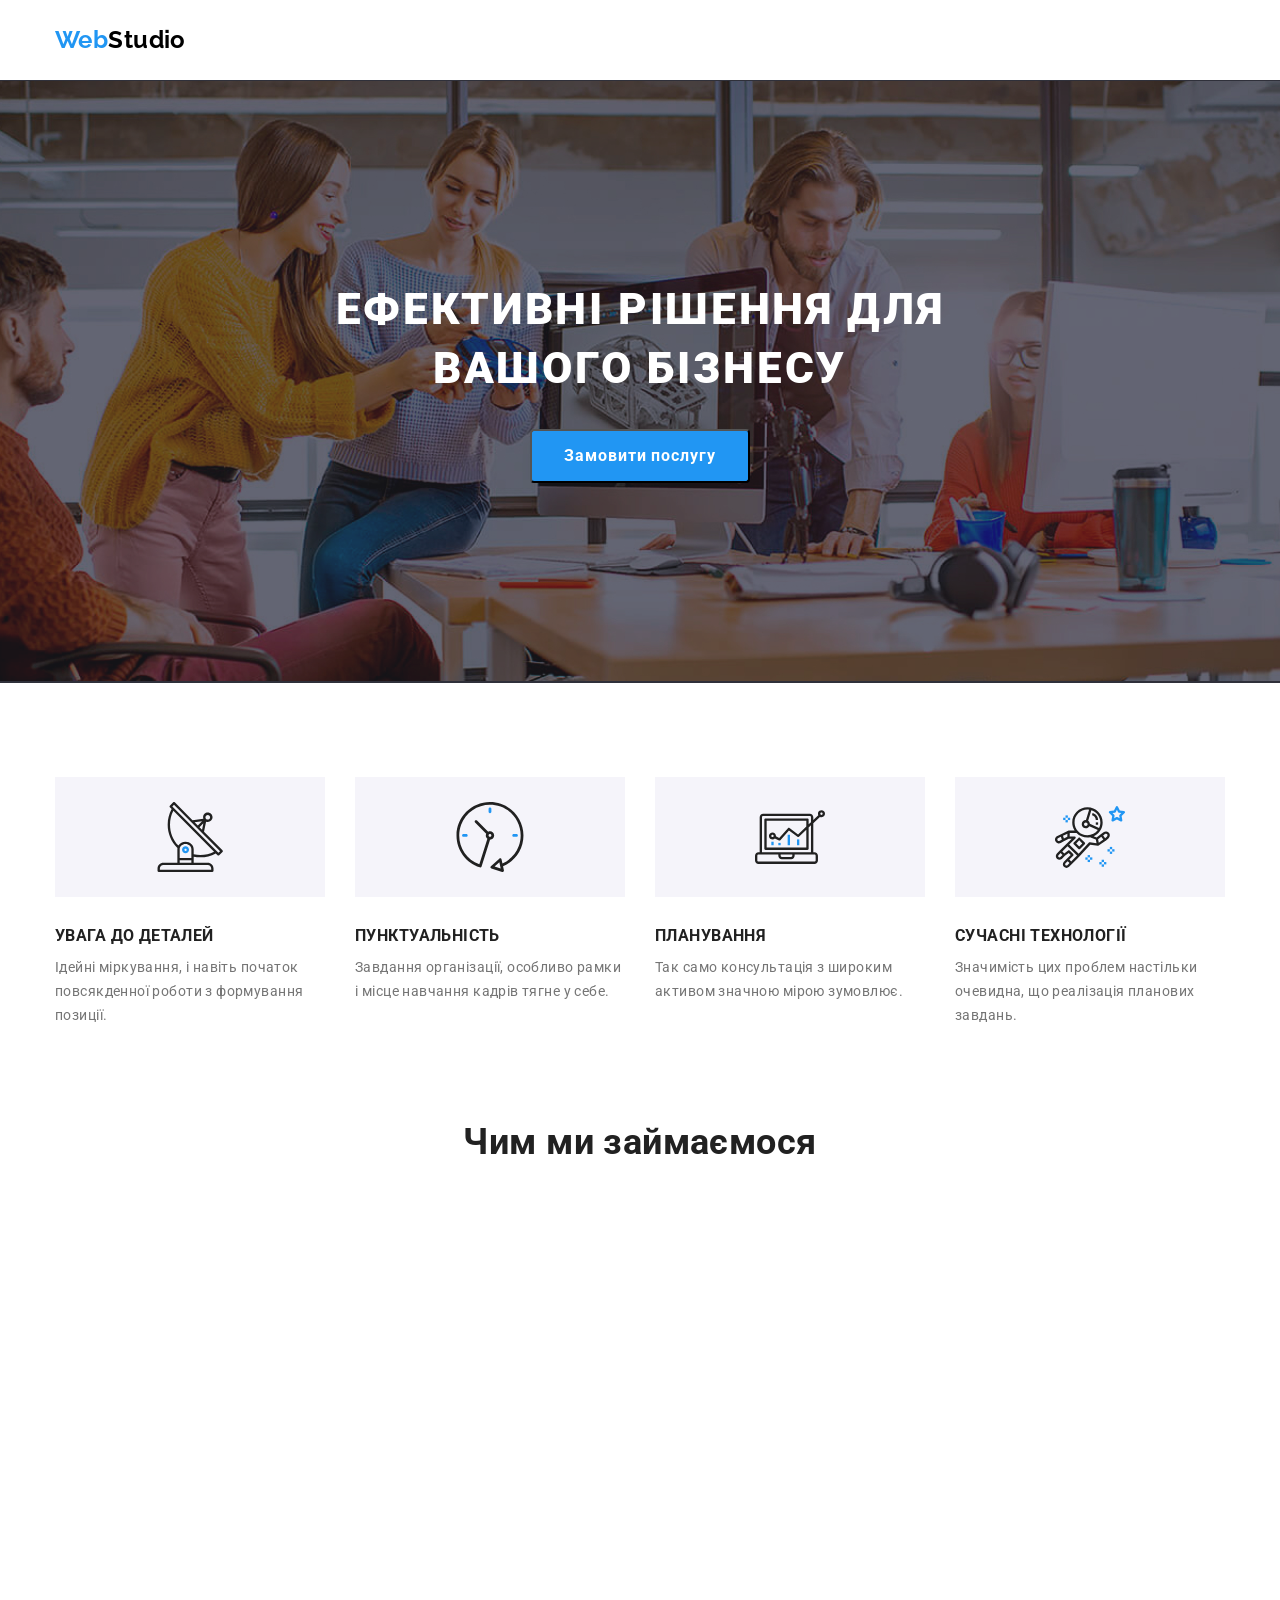
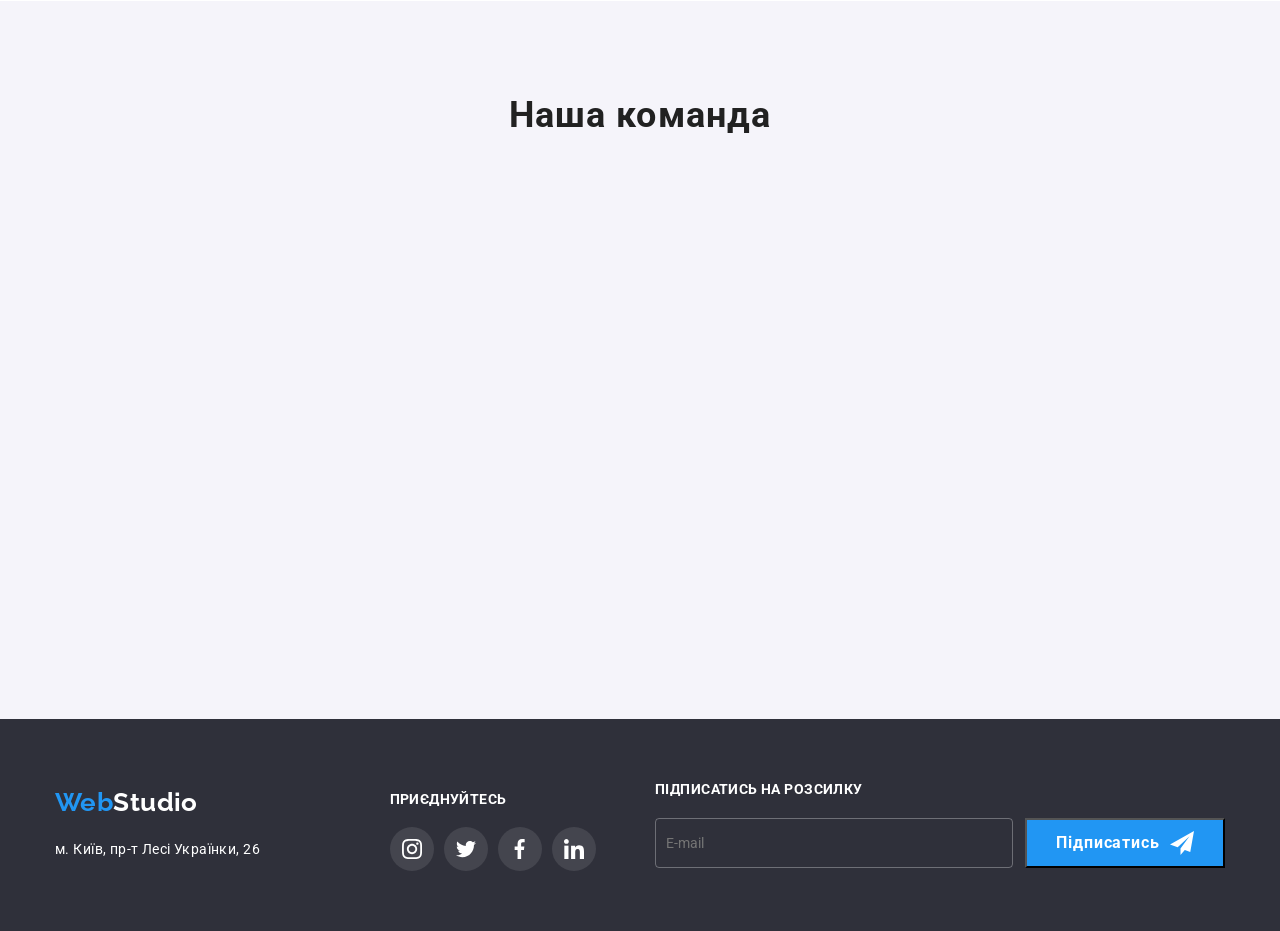
<file: index.html>
<!DOCTYPE html>
<html lang="en">
  <head>
    <meta charset="UTF-8" />
    <meta name="viewport" content="width=device-width, initial-scale=1.0" />
    <title>WebStudio</title>
    <link
      rel="stylesheet"
      href="https://cdnjs.cloudflare.com/ajax/libs/animate.css/4.1.1/animate.min.css"
    />
    <link href="https://unpkg.com/aos@2.3.1/dist/aos.css" rel="stylesheet" />

    <link rel="preconnect" href="https://fonts.googleapis.com" />
    <link rel="preconnect" href="https://fonts.gstatic.com" crossorigin />
    <link
      href="https://fonts.googleapis.com/css2?family=Raleway:ital,wght@0,700;1,700&family=Roboto:wght@400;500;700;900&display=swap"
      rel="stylesheet"
    />
    <link
      rel="stylesheet"
      href="https://cdnjs.cloudflare.com/ajax/libs/modern-normalize/3.0.0/modern-normalize.min.css"
      integrity="sha512-3axTZ/bKFZH5/qLFTl4U+mDbBDFW+5QO5L7D1HnOhlhJbcNDIVJxoNm6It77g0eUdzfKZlHirayqRC2qJaAOJw=="
      crossorigin="anonymous"
      referrerpolicy="no-referrer"
    />
    <!-- <link rel="stylesheet" href="./css/style.css" /> -->
    <link rel="stylesheet" href=".//css/main.min.css" />
  </head>
  <body>
    <!-- Шапка Сайту -->
    <header class="header">
      <div class="container header__position">
        <a class="logo" href="/">
          Web<span class="logo__header-studio">Studio</span>
        </a>
        <nav class="nav">
          <ul class="menu">
            <li class="menu__item animate__animated animate__backInDown">
              <a class="menu__link menu-link-current" href="#">Студія</a>
            </li>
            <li
              class="menu__item animate__animated animate__backInDown animate__delay-1s"
            >
              <a class="menu__link" href="./portfolio.html">Портфоліо</a>
            </li>
            <li
              class="menu__item animate__animated animate__backInDown animate__delay-2s"
            >
              <a class="menu__link" href="#">Контакти</a>
            </li>
          </ul>
        </nav>
        <ul class="contacts">
          <li class="contacts__item">
            <a class="contacts__link" href="mailto:info@devstudio.com">
              <svg class="contacts__svg-icons1" width="16" height="12">
                <use href="./icons/symbol-defs.svg#icon-envelope"></use>
              </svg>
              info@devstudio.com</a
            >
          </li>
          <li class="contacts__item">
            <a class="contacts__link" href="tel:380961111111">
              <svg class="contacts__svg-icons2" width="10" height="16">
                <use href="./icons/symbol-defs.svg#icon-smartphone"></use>
              </svg>
              +38 096 111 11 11</a
            >
          </li>
        </ul>
       <button type="button" class="burger-btn">
       <svg class="burger-btn__icon">
      <use href="./icons/burger-sprite.svg#icon-burger">


      </use>
       </svg>
       </button> 
      </div>
    </header>
    <!-- Головна Чатина -->
    <main>
      <section class="hero">
        <div class="container">
          <h1 class="hero__title">Ефективні рішення для вашого бізнесу</h1>
          <button class="button" data-modal-open type="button">
            Замовити послугу
          </button>
        </div>
      </section>
      <section class="features">
        <div class="container">
          <h2 class="features__title">Наші особливості</h2>
          <ul class="features-list">
            <li class="features-item">
              <div class="features-list__icon">
                <svg width="70" height="70">
                  <use href="./icons/symbol-defs.svg#icon-antena"></use>
                </svg>
              </div>
              <h3 class="features-list__name antena">УВАГА ДО ДЕТАЛЕЙ</h3>
              <p class="features-list__text">
                Ідейні міркування, і навіть початок повсякденної роботи з
                формування позиції.
              </p>
            </li>
            <li class="features-item">
              <div class="features-list__icon">
                <svg width="70" height="70">
                  <use href="./icons/symbol-defs.svg#icon-clock"></use>
                </svg>
              </div>
              <h3 class="features-list__name clock">ПУНКТУАЛЬНІСТЬ</h3>
              <p class="features-list__text">
                Завдання організації, особливо рамки і місце навчання кадрів
                тягне у себе.
              </p>
            </li>
            <li class="features-item">
              <div class="features-list__icon">
                <svg width="70" height="70">
                  <use href="./icons/symbol-defs.svg#icon-diagram"></use>
                </svg>
              </div>

              <h3 class="features-list__name laptop">ПЛАНУВАННЯ</h3>
              <p class="features-list__text">
                Так само консультація з широким активом значною мірою зумовлює.
              </p>
            </li>
            <li class="features-item">
              <div class="features-list__icon">
                <svg width="70" height="70">
                  <use href="./icons/symbol-defs.svg#icon-astronaut"></use>
                </svg>
              </div>
              <h3 class="features-list__name astronavt">СУЧАСНІ ТЕХНОЛОГІЇ</h3>
              <p class="features-list__text">
                Значимість цих проблем настільки очевидна, що реалізація
                планових завдань.
              </p>
            </li>
          </ul>
        </div>
      </section>
      <section class="services">
        <div class="container">
          <h2 class="services__title">Чим ми займаємося</h2>
          <ul class="services-list">
            <li
              class="services-list__item"
              data-aos="flip-down"
              data-aos-duration="3000"
            >
              <img src="./images/we_do1.jpg" alt="coding on tablet" />
              <h3 class="services-list__caption">Десктопні додатки</h3>
            </li>
            <li
              class="services-list__item"
              data-aos="flip-down"
              data-aos-duration="3000"
            >
              <img src="./images/we_do2.jpg" alt="women with the phone" />
              <h3 class="services-list__caption">Мобільні додатки</h3>
            </li>
            <li
              class="services-list__item"
              data-aos="flip-down"
              data-aos-duration="3000"
            >
              <img src="./images/we_do3.jpg" alt="The view on the tablet" />
              <h3 class="services-list__caption">Дизайнерські рішення</h3>
            </li>
          </ul>
        </div>
      </section>
      <section class="team">
        <div class="container">
          <h2 class="team__title">Наша команда</h2>
          <ul class="team-list">
            <li
              class="team-list__item"
              data-aos="flip-up"
              data-aos-duration="3000"
            >
              <img src="./images/ihor.jpg" alt=" The image of ihor_demyaneko" />
              <div class="member-content">
                <h3 class="member-content__team-member">Ігор Дем'яненко</h3>
                <p class="member-content__team-position">Product Designer</p>
                <ul class="social-list">
                  <li class="social-list__item">
                    <a class="social-list__link" href="">
                      <svg class="social-list__icon" width="20" height="20">
                        <use
                          href="./icons/symbol-defs.svg#icon-instagram"
                        ></use>
                      </svg>
                    </a>
                  </li>
                  <li class="social-list__item">
                    <a class="social-list__link" href="">
                      <svg class="social-list__icon" width="20" height="20">
                        <use href="./icons/symbol-defs.svg#icon-twitter"></use>
                      </svg>
                    </a>
                  </li>
                  <li class="social-list__item">
                    <a class="social-list__link" href="">
                      <svg class="social-list__icon" width="20" height="20">
                        <use href="./icons/symbol-defs.svg#icon-facebook"></use>
                      </svg>
                    </a>
                  </li>
                  <li class="social-list__item">
                    <a class="social-list__link" href="">
                      <svg class="social-list__icon" width="20" height="20">
                        <use href="./icons/symbol-defs.svg#icon-linkedin"></use>
                      </svg>
                    </a>
                  </li>
                </ul>
              </div>
            </li>
            <li
              class="team-list__item"
              data-aos="flip-up"
              data-aos-duration="3000"
            >
              <img src="./images/olha.jpg" alt=" The image of olha repena" />
              <div class="member-content">
                <h3 class="member-content__team-member">Ольга Рєпіна</h3>
                <p class="member-content__team-position">Frontend Developer</p>
                <ul class="social-list">
                  <li class="social-list__item">
                    <a class="social-list__link" href="">
                      <svg class="social-list__icon" width="20" height="20">
                        <use
                          href="./icons/symbol-defs.svg#icon-instagram"
                        ></use>
                      </svg>
                    </a>
                  </li>
                  <li class="social-list__item">
                    <a class="social-list__link" href="">
                      <svg class="social-list__icon" width="20" height="20">
                        <use href="./icons/symbol-defs.svg#icon-twitter"></use>
                      </svg>
                    </a>
                  </li>
                  <li class="social-list__item">
                    <a class="social-list__link" href="">
                      <svg class="social-list__icon" width="20" height="20">
                        <use href="./icons/symbol-defs.svg#icon-facebook"></use>
                      </svg>
                    </a>
                  </li>
                  <li class="social-list__item">
                    <a class="social-list__link" href="">
                      <svg class="social-list__icon" width="20" height="20">
                        <use href="./icons/symbol-defs.svg#icon-linkedin"></use>
                      </svg>
                    </a>
                  </li>
                </ul>
              </div>
            </li>
            <li
              class="team-list__item"
              data-aos="flip-up"
              data-aos-duration="3000"
            >
              <img
                class="team-img"
                src="./images/mykola.jpg"
                alt=" The image of Mykola Tarasov"
              />
              <div class="member-content">
                <h3 class="member-content__team-member">Микола Тарасов</h3>
                <p class="member-content__team-position">Marketing</p>
                <ul class="social-list">
                  <li class="social-list__item">
                    <a class="social-list__link" href="">
                      <svg class="social-list__icon" width="20" height="20">
                        <use
                          href="./icons/symbol-defs.svg#icon-instagram"
                        ></use>
                      </svg>
                    </a>
                  </li>
                  <li class="social-list__item">
                    <a class="social-list__link" href="">
                      <svg class="social-list__icon" width="20" height="20">
                        <use href="./icons/symbol-defs.svg#icon-twitter"></use>
                      </svg>
                    </a>
                  </li>
                  <li class="social-list__item">
                    <a class="social-list__link" href="">
                      <svg class="social-list__icon" width="20" height="20">
                        <use href="./icons/symbol-defs.svg#icon-facebook"></use>
                      </svg>
                    </a>
                  </li>
                  <li class="social-list__item">
                    <a class="social-list__link" href="">
                      <svg class="social-list__icon" width="20" height="20">
                        <use href="./icons/symbol-defs.svg#icon-linkedin"></use>
                      </svg>
                    </a>
                  </li>
                </ul>
              </div>
            </li>
            <li
              class="team-list__item"
              data-aos="flip-up"
              data-aos-duration="3000"
            >
              <img
                class="team-img"
                src="./images/mike.jpg"
                alt=" The image of Mike yermacov"
              />
              <div class="member-content">
                <h3 class="member-content__team-member">Михайло Єрмаков</h3>
                <p class="member-content__team-position">UI Designer</p>
                <ul class="social-list">
                  <li class="social-list__item">
                    <a class="social-list__link" href="">
                      <svg class="social-list__icon" width="20" height="20">
                        <use
                          href="./icons/symbol-defs.svg#icon-instagram"
                        ></use>
                      </svg>
                    </a>
                  </li>
                  <li class="social-list__item">
                    <a class="social-list__link" href="">
                      <svg class="social-list__icon" width="20" height="20">
                        <use href="./icons/symbol-defs.svg#icon-twitter"></use>
                      </svg>
                    </a>
                  </li>
                  <li class="social-list__item">
                    <a class="social-list__link" href="">
                      <svg class="social-list__icon" width="20" height="20">
                        <use href="./icons/symbol-defs.svg#icon-facebook"></use>
                      </svg>
                    </a>
                  </li>
                  <li class="social-list__item">
                    <a class="social-list__link" href="">
                      <svg class="social-list__icon" width="20" height="20">
                        <use href="./icons/symbol-defs.svg#icon-linkedin"></use>
                      </svg>
                    </a>
                  </li>
                </ul>
              </div>
            </li>
          </ul>
        </div>
      </section>
    </main>
    <!-- футер -->
    <footer class="footer">
      <div class="container footer-position">
        <div class="footer-contacts">
          <a class="footer-contacts__logo-footer" href="/"
            >Web<span class="footer-contacts__studio">Studio</span></a
          >
          <address class="address">
            <p class="address__location">м. Київ, пр-т Лесі Українки, 26</p>
            <ul class="contacts">
              <li class="contacts__item">
                <a class="contacts__link" href="mailto:info@devstudio.com"
                  >info@devstudio.com</a
                >
              </li>
              <li class="contacts__item">
                <a class="contacts__link" href="tel:380961111111"
                  >+38 096 111 11 11</a
                >
              </li>
            </ul>
          </address>
        </div>
        <div class="footer-socials">
          <h2 class="footer-socials__title">приєднуйтесь</h2>
          <ul class="socials">
            <li class="socials__item">
              <a class="socials__link" href="">
                <svg class="socials__icon" width="20" height="20">
                  <use href="./icons/symbol-defs.svg#icon-instagram"></use>
                </svg>
              </a>
            </li>
            <li class="socials__item">
              <a class="socials__link" href="">
                <svg class="socials__icon" width="20" height="20">
                  <use href="./icons/symbol-defs.svg#icon-twitter"></use>
                </svg>
              </a>
            </li>
            <li class="socials__item">
              <a class="socials__link" href="">
                <svg class="socials__icon" width="20" height="20">
                  <use href="./icons/symbol-defs.svg#icon-facebook"></use>
                </svg>
              </a>
            </li>
            <li class="socials__item">
              <a class="socials__link" href="">
                <svg class="socials__icon" width="20" height="20">
                  <use href="./icons/symbol-defs.svg#icon-linkedin"></use>
                </svg>
              </a>
            </li>
          </ul>
        </div>
        <div class="supscription">
          <h2 class="supscription__title">Підписатись на розсилку</h2>
          <form class="supscription__form" action="">
            <input
              class="supscription__emails"
              type="email"
              placeholder="E-mail"
            />
            <button class="supscription__button" type="button">
              Підписатись
              <svg class="supscription__icon" width="24" height="24">
                <use href="./icons/symbol-defs.svg#icon-telegram"></use>
              </svg>
            </button>
          </form>
        </div>
      </div>
    </footer>

    <!-- Modal -->
    <div data-modal class="backdrop is-hidden">
      <div id="modal" class="modal">
        <div class="modal-content">
          <button class="modal-close-btn" type="button" data-modal-close>
            <!-- <span class="close">&times;</span> -->
            <span class="close">x</span>
          </button>
          <h3 class="modal-text">Залиште свої дані, ми вам передзвонимо</h3>
          <form class="modal-form">
            <div class="inputwrap">
              <label class="label">Ім’я</label>
              <input class="input" type="text" required />
              <svg class="icons">
                <use href="./icons/sprayt-modal.svg#icon-men"></use>
              </svg>
            </div>
            <div class="phonewrap">
              <label class="label">Телефон</label>
              <input class="input" type="tel" required />
              <svg class="icons-phone">
                <use href="./icons/sprayt-modal.svg#icon-phone"></use>
              </svg>
            </div>

            <div class="emailwrap">
              <label class="label">Пошта</label>
              <input class="input" type="email" required />
              <svg class="icons-email">
                <use href="./icons/sprayt-modal.svg#icon-email"></use>
              </svg>
            </div>
            <label class="label">Коментар</label>
            <textarea class="textarea"></textarea>
            <div class="modal-pl">
              <input class="input-checkbox" type="checkbox" required />
              <label class="checkbox">
                Погоджуюся з розсилкою та приймаю
                <a href="#" id="secondary-text-checkbox">Умови договору</a>
              </label>
            </div>
            <button class="button-modal" type="submit">Відправити</button>
          </form>
        </div>
      </div>
    </div>
    <script src="./script.js"></script>
    <script src="https://unpkg.com/aos@2.3.1/dist/aos.js"></script>
    <script>
      AOS.init();
    </script>
  </body>
</html>
</file>
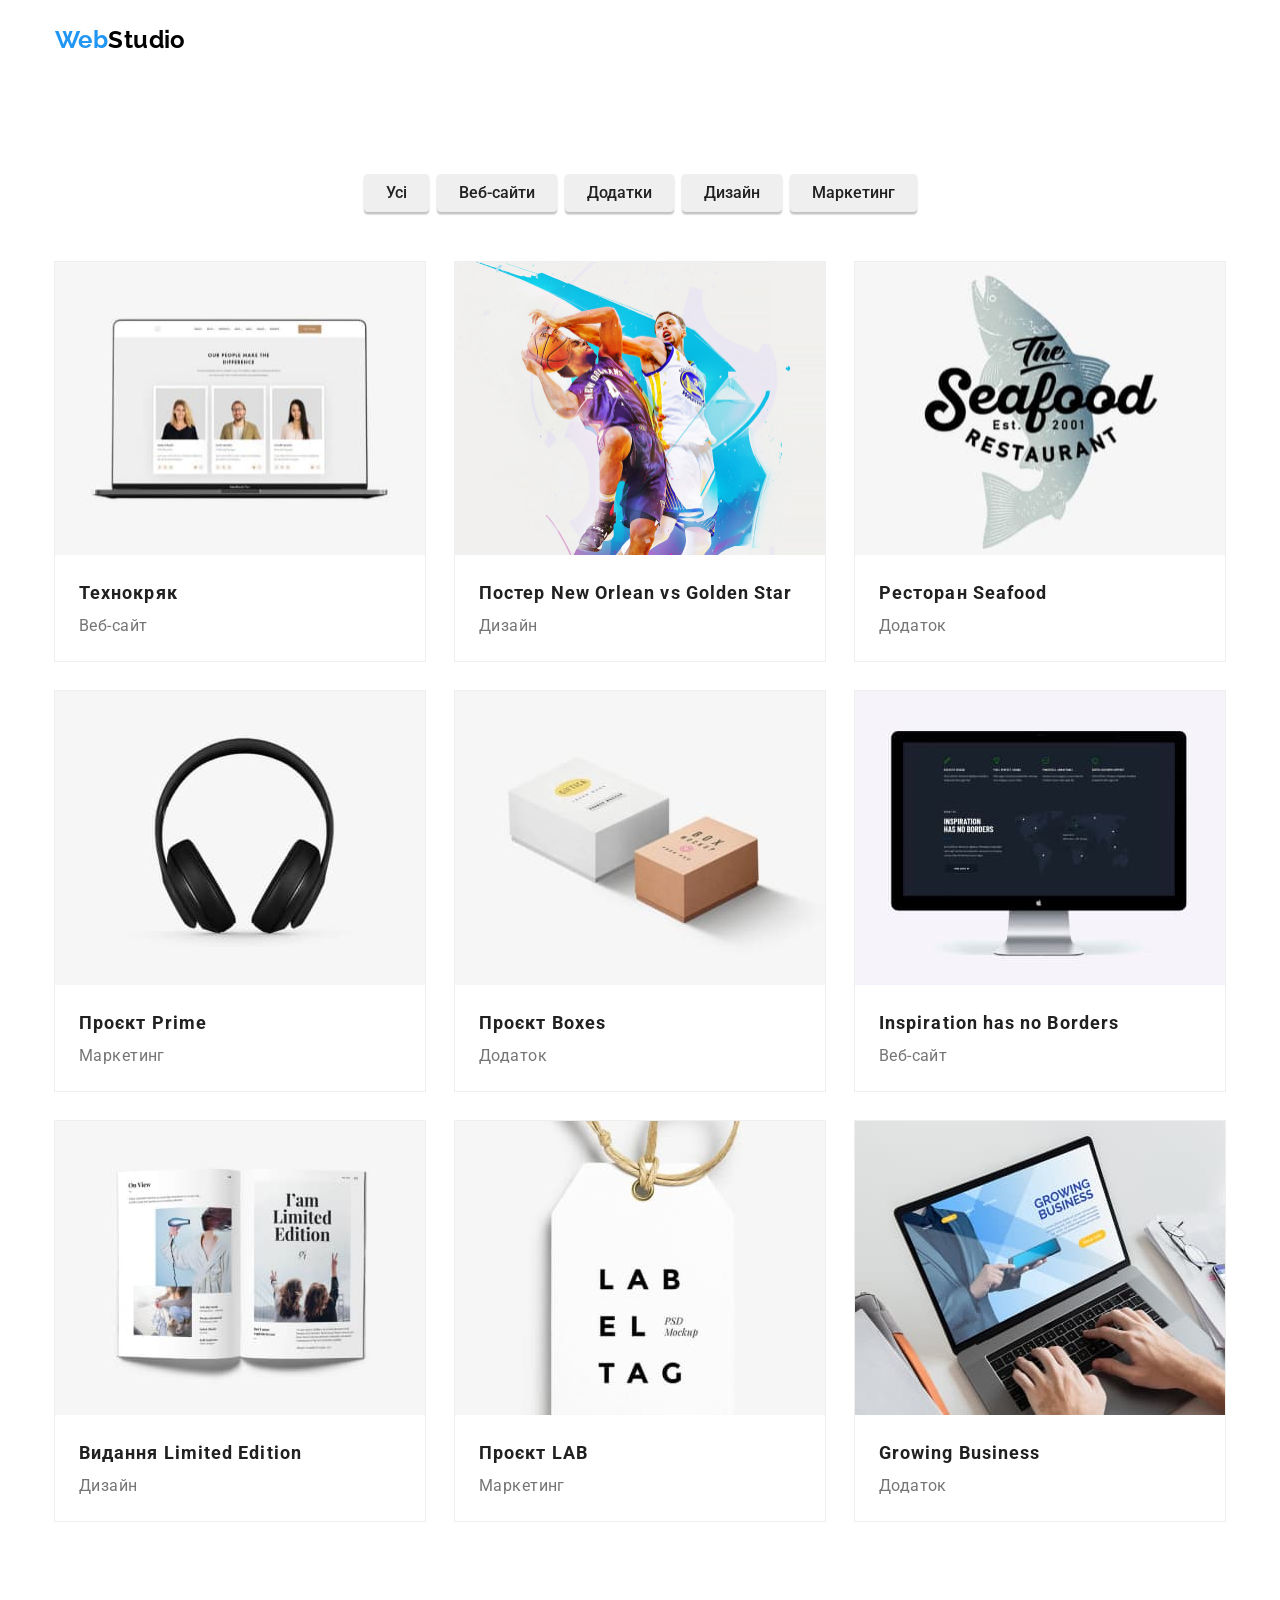
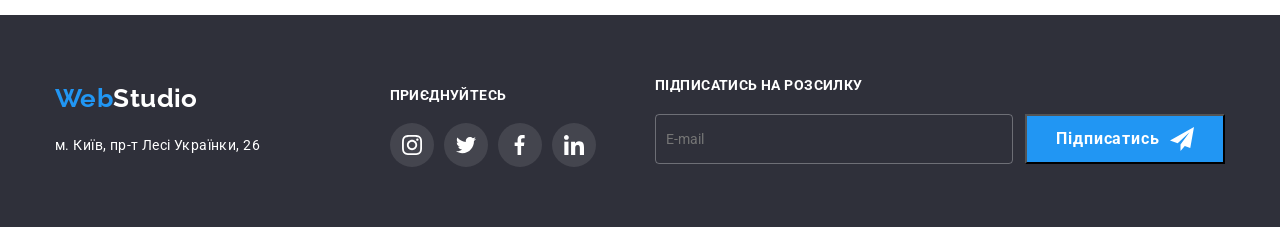
<file: portfolio.html>
<!DOCTYPE html>
<html lang="en">
  <head>
    <meta charset="UTF-8" />
    <meta name="viewport" content="width=device-width, initial-scale=1.0" />
    <title>Document</title>
    <link rel="preconnect" href="https://fonts.googleapis.com" />
    <link rel="preconnect" href="https://fonts.gstatic.com" crossorigin />
    <link
      href="https://fonts.googleapis.com/css2?family=Raleway:ital,wght@0,700;1,700&family=Roboto:wght@400;500;700;900&display=swap"
      rel="stylesheet"
    />
    <link
      rel="stylesheet"
      href="https://cdnjs.cloudflare.com/ajax/libs/modern-normalize/3.0.0/modern-normalize.min.css"
      integrity="sha512-3axTZ/bKFZH5/qLFTl4U+mDbBDFW+5QO5L7D1HnOhlhJbcNDIVJxoNm6It77g0eUdzfKZlHirayqRC2qJaAOJw=="
      crossorigin="anonymous"
      referrerpolicy="no-referrer"
    />
    <!-- <link rel="stylesheet" href="./css/style.css" /> -->
     <link rel="stylesheet" href=".//css/main.css"  >
  </head>
  <body>
     <header class="header">
      <div class="container header__position">
        <a class="logo" href="/">
          Web<span class="logo__header-studio">Studio</span>
        </a>
        <nav class="nav">
          <ul class="menu">
            <li class="menu__item animate__animated animate__backInDown">
              <a class="menu__link menu-link-current" href="#">Студія</a>
            </li>
            <li
              class="menu__item animate__animated animate__backInDown animate__delay-1s"
            >
              <a class="menu__link" href="./portfolio.html">Портфоліо</a>
            </li>
            <li
              class="menu__item animate__animated animate__backInDown animate__delay-2s"
            >
              <a class="menu__link" href="#">Контакти</a>
            </li>
          </ul>
        </nav>
        <ul class="contacts">
          <li class="contacts__item">
            <a class="contacts__link" href="mailto:info@devstudio.com">
              <svg class="contacts__svg-icons1" width="16" height="12">
                <use href="./icons/symbol-defs.svg#icon-envelope"></use>
              </svg>
              info@devstudio.com</a
            >
          </li>
          <li class="contacts__item">
            <a class="contacts__link" href="tel:380961111111">
              <svg class="contacts__svg-icons2" width="10" height="16">
                <use href="./icons/symbol-defs.svg#icon-smartphone"></use>
              </svg>
              +38 096 111 11 11</a
            >
          </li>
        </ul>
      </div>
    </header>
    <main>
      <section class="portfolio-hero">
        <h2 class="portfolio-hero-title">наші проекти</h2>
        <div class="container">
          <ul class="filter-list">
            <li class="filter-item">
              <button class="filter-button" type="button">Усі</button>
            </li>
            <li class="filter-item">
              <button class="filter-button" type="button">Веб-сайти</button>
            </li>
            <li class="filter-item">
              <button class="filter-button" type="button">Додатки</button>
            </li>
            <li class="filter-item">
              <button class="filter-button" type="button">Дизайн</button>
            </li>
            <li class="filter-item">
              <button class="filter-button" type="button">Маркетинг</button>
            </li>
          </ul>

          <ul class="galary">
            <li class="galary-item">
              <div class="image-box">
              <img
                class="image"
                src="./images/portfolio/nout.jpg"
                alt="ноутбук"/>
                <p class="image-description">Ресурс пропонує комплексні пропозиції з різним рівнем функціоналу та сервісів. Все це дозволить відвідувачу отримати вичерпні відомості про компанію чи приватну особу.</p>
              </div>
              <h3 class="galary-name">Технокряк</h3>
              <p class="galary-text">Веб-сайт</p>
            </li>
            <li class="galary-item">

             <div class="image-box">
              <img
                class="image"
                src="./images/portfolio/bascetball.jpg"
                alt="2 людини грають в баскетбол"/>
                 <p class="image-description">Ресурс пропонує комплексні пропозиції з різним рівнем функціоналу та сервісів. Все це дозволить відвідувачу отримати вичерпні відомості про компанію чи приватну особу.</p>
              </div>
              <h3 class="galary-name">Постер New Orlean vs Golden Star</h3>
              <p class="galary-text">Дизайн</p>
            </li>

            <li class="galary-item">
              <div class="image-box">
              <img
                class="image"
                src="./images/portfolio/seafood.jpg"
                alt="логотип ресторану море-продуктів"/>
                 <p class="image-description">Ресурс пропонує комплексні пропозиції з різним рівнем функціоналу та сервісів. Все це дозволить відвідувачу отримати вичерпні відомості про компанію чи приватну особу.</p>
                 </div>
              <h3 class="galary-name">Ресторан Seafood</h3>
              <p class="galary-text">Додаток</p>
            </li>
            <li class="galary-item">
              <div class="image-box">
              <img
                class="image"
                src="./images/portfolio/headfonse.jpg"
                alt="зображення навушників"/>
                 <p class="image-description">Ресурс пропонує комплексні пропозиції з різним рівнем функціоналу та сервісів. Все це дозволить відвідувачу отримати вичерпні відомості про компанію чи приватну особу.</p>
                 </div>
              <h3 class="galary-name">Проєкт Prime</h3>
              <p class="galary-text">Маркетинг</p>
            </li>

            <li class="galary-item">
              <div class="image-box">
              <img
                class="image"
                src="./images/portfolio/boxes.jpg"
                alt="зображення 2 коробок на столі mockup"/>
                 <p class="image-description">Ресурс пропонує комплексні пропозиції з різним рівнем функціоналу та сервісів. Все це дозволить відвідувачу отримати вичерпні відомості про компанію чи приватну особу.</p>
                 </div>
              <h3 class="galary-name">Проєкт Boxes</h3>
              <p class="galary-text">Додаток</p>
            </li>
            <li class="galary-item">
              <div class="image-box">
              <img
                class="image"
                src="./images/portfolio/monitor.jpg"
                alt="монітор від компаній apple"/>
                 <p class="image-description">Ресурс пропонує комплексні пропозиції з різним рівнем функціоналу та сервісів. Все це дозволить відвідувачу отримати вичерпні відомості про компанію чи приватну особу.</p>
                 </div>
              <h3 class="galary-name">Inspiration has no Borders</h3>
              <p class="galary-text">Веб-сайт</p>
            </li>

            <li class="galary-item">
              <div class="image-box">
              <img
                class="image"
                src="./images/portfolio/magazen.jpg"
                alt="журнал"/>
                 <p class="image-description">Ресурс пропонує комплексні пропозиції з різним рівнем функціоналу та сервісів. Все це дозволить відвідувачу отримати вичерпні відомості про компанію чи приватну особу.</p>
                </div>
              <h3 class="galary-name">Видання Limited Edition</h3>
              <p class="galary-text">Дизайн</p>
            </li>

            <li class="galary-item">
              <div class="image-box">
              <img
                class="image"
                src="./images/portfolio/label.jpg"
                alt="карточка"/>
                 <p class="image-description">Ресурс пропонує комплексні пропозиції з різним рівнем функціоналу та сервісів. Все це дозволить відвідувачу отримати вичерпні відомості про компанію чи приватну особу.</p>
                 </div>
              <h3 class="galary-name">Проєкт LAB</h3>
              <p class="galary-text">Маркетинг</p>
            </li>

            <li class="galary-item">
              <div class="image-box">
              <img
                class="image"
                src="./images/portfolio/laptop.jpg"
                alt="людина сидить за ноудбуком"/>
                 <p class="image-description">Ресурс пропонує комплексні пропозиції з різним рівнем функціоналу та сервісів. Все це дозволить відвідувачу отримати вичерпні відомості про компанію чи приватну особу.</p>
                </div>
              <h3 class="galary-name">Growing Business</h3>
              <p class="galary-text">Додаток</p>
            </li>
          </ul>
        </div>
      </section>
    </main>
     <footer class="footer">
      <div class="container footer-position">
        <div class="footer-contacts">
          <a class="footer-contacts__logo-footer" href="/"
            >Web<span class="footer-contacts__studio">Studio</span></a
          >
          <address class="address">
            <p class="address__location">м. Київ, пр-т Лесі Українки, 26</p>
            <ul class="contacts">
              <li class="contacts__item">
                <a class="contacts__link" href="mailto:info@devstudio.com"
                  >info@devstudio.com</a
                >
              </li>
              <li class="contacts__item">
                <a class="contacts__link" href="tel:380961111111"
                  >+38 096 111 11 11</a
                >
              </li>
            </ul>
          </address>
        </div>
        <div class="footer-socials">
          <h2 class="footer-socials__title">приєднуйтесь</h2>
          <ul class="socials">
            <li class="socials__item">
              <a class="socials__link" href="">
                <svg class="socials__icon" width="20" height="20">
                  <use href="./icons/symbol-defs.svg#icon-instagram"></use>
                </svg>
              </a>
            </li>
            <li class="socials__item">
              <a class="socials__link" href="">
                <svg class="socials__icon" width="20" height="20">
                  <use href="./icons/symbol-defs.svg#icon-twitter"></use>
                </svg>
              </a>
            </li>
            <li class="socials__item">
              <a class="socials__link" href="">
                <svg class="socials__icon" width="20" height="20">
                  <use href="./icons/symbol-defs.svg#icon-facebook"></use>
                </svg>
              </a>
            </li>
            <li class="socials__item">
              <a class="socials__link" href="">
                <svg class="socials__icon" width="20" height="20">
                  <use href="./icons/symbol-defs.svg#icon-linkedin"></use>
                </svg>
              </a>
            </li>
          </ul>
        </div>
        <div class="supscription">
          <h2 class="supscription__title">Підписатись на розсилку</h2>
          <form class="supscription__form" action="">
            <input
              class="supscription__emails"
              type="email"
              placeholder="E-mail"
            />
            <button class="supscription__button" type="button">
              Підписатись
              <svg class="supscription__icon" width="24" height="24">
                <use href="./icons/symbol-defs.svg#icon-telegram"></use>
              </svg>
            </button>
          </form>
        </div>
      </div>
    </footer>

  </body>
</html>
</file>
<file: css/main.css>
.button-modal, .hero .button, .hero__title, .hero, .container {
  margin-left: auto;
  margin-right: auto;
}

.supscription__button, .socials__link, .footer-button, .social-list__link, .social-list, .features .features-list__icon {
  display: flex;
  align-items: center;
  justify-content: center;
}

a {
  text-decoration: none;
}

ul {
  margin: 0;
  padding: 0;
  list-style: none;
}

h1,
h2,
h3,
h4,
h5,
h6,
p {
  margin: 0;
}

img {
  max-width: 100%;
  display: block;
  height: auto;
}

body {
  font-family: "Roboto", sans-serif;
  font-weight: 400;
  font-size: 14px;
  letter-spacing: 0.03em;
}

.container {
  width: 100%;
  padding-left: 15px;
  padding-right: 15px;
}
@media screen and (min-width: 480px) {
  .container {
    max-width: 480px;
  }
}
@media screen and (min-width: 768px) {
  .container {
    max-width: 768px;
  }
}
@media screen and (min-width: 1200px) {
  .container {
    max-width: 1200px;
  }
}

.header {
  padding-top: 16px;
  padding-bottom: 16px;
}
@media screen and (min-width: 768px) {
  .header {
    padding-top: 26px;
    padding-bottom: 26px;
  }
}
.header .header__position {
  display: flex;
  align-items: center;
  justify-content: space-between;
}
.header .logo__header-studio {
  color: #000000;
}
.header .logo {
  width: 134px;
  font-family: "Raleway", sans-serif;
  font-weight: 700;
  font-size: 24px;
  color: #2196f3;
}

.menu {
  display: none;
}

.menu-link-current {
  color: #2196f3;
  position: relative;
}

.menu-link-current::after {
  position: absolute;
  display: block;
  content: "";
  width: 100%;
  height: 4px;
  border-radius: 2px;
  background: #2196f3;
  bottom: -32px;
}

.contacts {
  display: none;
}

.burger-btn {
  border: none;
  background-color: transparent;
  width: 24px;
  height: 16px;
}
@media screen and (min-width: 768px) {
  .burger-btn {
    display: none;
  }
}
.burger-btn__icon {
  width: 24px;
  height: 16px;
}

.hero {
  padding-top: 200px;
  padding-bottom: 200px;
  background-color: #2f303a;
  background-image: url("../images/ImgOverlay.png"), url("../images/Img(2).jpg");
  background-repeat: no-repeat;
  background-position: center;
  max-width: 1600px;
}
.hero__title {
  font-weight: 900;
  font-size: 44px;
  line-height: 1.36;
  letter-spacing: 0.06em;
  text-transform: uppercase;
  text-align: center;
  color: #ffffff;
  width: 696px;
  margin-bottom: 30px;
}
.hero .button {
  font-weight: 700;
  font-size: 16px;
  line-height: 1.87;
  letter-spacing: 0.06em;
  text-align: center;
  color: #fff;
  display: block;
  background-color: #2196f3;
  padding: 10px 32px;
  border-radius: 4px;
}

.features {
  padding-bottom: 94px;
  padding-top: 94px;
}
.features__title {
  display: none;
}
.features .features-list {
  display: flex;
  -moz-column-gap: 30px;
       column-gap: 30px;
}
.features .features-list__icon {
  width: 270px;
  height: 120px;
  background-color: #f5f4fa;
  margin-bottom: 30px;
}
.features .features-list__name {
  font-weight: 700;
  text-transform: uppercase;
  color: #212121;
  margin-bottom: 10px;
}
.features .features-list__text {
  line-height: 1.71;
  color: #757575;
}

.services {
  padding-bottom: 94px;
}
.services .services__title {
  font-weight: 700;
  font-size: 36px;
  text-align: center;
  color: #212121;
  margin-bottom: 50px;
}

.services-list {
  display: flex;
  -moz-column-gap: 30px;
       column-gap: 30px;
  list-style: none;
  padding: 0;
}
.services-list__item {
  position: relative;
  flex: 1;
}
.services-list__item .services-list__caption {
  position: absolute;
  bottom: 0;
  left: 0;
  width: 100%;
  padding: 27px 0;
  background-color: rgba(47, 48, 58, 0.8);
  color: white;
  text-align: center;
  font-weight: 700;
  font-size: 14px;
  line-height: 1.14;
  letter-spacing: 0.03em;
  text-transform: uppercase;
}

.social-list {
  margin-top: 28px;
  -moz-column-gap: 12px;
       column-gap: 12px;
}
.social-list__link {
  width: 44px;
  height: 44px;
  border-radius: 50%;
  transition: background-color 250ms cubic-bezier(0.4, 0, 0.2, 1);
}
.social-list__link:hover {
  background-color: #2196f3;
}
.social-list__link:hover .social-list__icon {
  fill: #ffffff;
}
.social-list__link .social-list__icon {
  fill: #afb1b8;
}

.portfolio-hero {
  padding-top: 94px;
  padding-bottom: 94px;
}

.portfolio-hero-title {
  display: none;
}

.filter-list {
  display: flex;
  -moz-column-gap: 8px;
       column-gap: 8px;
  justify-content: center;
  margin-bottom: 50px;
}

.filter-button {
  font-family: "Roboto", sans-serif;
  font-weight: 500;
  font-size: 16px;
  line-height: 1.62;
  text-align: center;
  color: #212121;
  border: none;
  padding: 6px 22px;
  border-radius: 4px;
  box-shadow: 0 2px 2px 0 rgba(0, 0, 0, 0.12), 0 1px 2px 0 rgba(0, 0, 0, 0.08), 0 3px 1px 0 rgba(0, 0, 0, 0.1);
  transition: background-color color 250ms cubic-bezier(0.4, 0, 0.2, 1);
}

.filter-button:hover {
  background-color: #2196f3;
  color: #fff;
}

.galary {
  display: flex;
  -moz-column-gap: 30px;
       column-gap: 30px;
  flex-wrap: wrap;
  row-gap: 30px;
}

.image-box {
  position: relative;
  overflow: hidden;
}

.image-box:hover .image-description {
  transform: translateY(0%);
}

.image-description {
  position: absolute;
  top: 0;
  left: 0;
  width: 100%;
  height: 100%;
  background: rgba(33, 150, 243, 0.9);
  padding: 64px 25px;
  font-weight: 400;
  font-size: 18px;
  line-height: 1.56;
  letter-spacing: 0.03em;
  color: #fff;
  transform: translateY(100%);
  transition: transform 250ms cubic-bezier(0.4, 0, 0.2, 1);
}

.galary-name {
  font-family: "Roboto", sans-serif;
  font-weight: 700;
  font-size: 18px;
  line-height: 2;
  letter-spacing: 0.06em;
  color: #212121;
  margin-top: 20px;
  margin-left: 24px;
  margin-right: 24px;
}

.galary-text {
  font-family: "Roboto", sans-serif;
  font-size: 16px;
  line-height: 1.87;
  color: #757575;
  margin-left: 24px;
  margin-right: 24px;
  margin-bottom: 20px;
}

.galary-item {
  outline: 1px solid #eeeeee;
  flex-basis: calc((100% - 60px) / 3);
  transition: box-shadow 250ms cubic-bezier(0.4, 0, 0.2, 1);
}

.galary-item:hover {
  box-shadow: 1px 4px 6px 0 rgba(0, 0, 0, 0.16), 0 4px 4px 0 rgba(0, 0, 0, 0.06), 0 1px 1px 0 rgba(0, 0, 0, 0.12);
}

.receiver-message {
  right: 10;
  position: absolute;
}

.emailsreceivetitle {
  color: white;
  font-weight: 700;
  font-size: 14px;
  line-height: 1.14;
  letter-spacing: 0.03em;
  text-transform: uppercase;
  margin-bottom: 20px;
}

.footer-form {
  display: flex;
  align-items: center;
}

.emails {
  display: block;
  width: 358px;
  height: 50px;
  margin: 0;
  background-color: transparent;
  border: 1px solid rgba(255, 255, 255, 0.3);
  border-radius: 4px;
}

.footer-button {
  -moz-column-gap: 10px;
       column-gap: 10px;
  width: 200px;
  height: 50px;
  margin-left: 12px;
  background-color: #2196f3;
  color: #ffffff;
  font-family: "Roboto", sans-serif;
  font-weight: 700;
  font-size: 16px;
  line-height: 187%;
  letter-spacing: 0.06em;
  text-align: center;
  color: #fff;
}

.footer-email-icon {
  fill: #ffffff;
}

.team {
  padding-top: 94px;
  padding-bottom: 94px;
  background-color: #f5f4fa;
}
.team .team__title {
  padding-bottom: 50px;
  font-family: "Roboto", sans-serif;
  font-weight: 700;
  font-size: 36px;
  letter-spacing: 0.03em;
  text-align: center;
  color: #212121;
}

.team-list {
  display: flex;
  -moz-column-gap: 30px;
       column-gap: 30px;
}
.team-list .member-content {
  padding-top: 30px;
  padding-bottom: 30px;
  text-align: center;
  box-shadow: 0 2px 1px 0 rgba(0, 0, 0, 0.2), 0 1px 1px 0 rgba(0, 0, 0, 0.14), 0 1px 3px 0 rgba(0, 0, 0, 0.12);
}
.team-list .member-content__team-member {
  margin-bottom: 10px;
  font-family: "Roboto", sans-serif;
  font-weight: 500;
  font-size: 16px;
  letter-spacing: 0.03em;
  text-align: center;
  color: #212121;
}
.team-list .member-content__team-position {
  font-size: 16px;
  text-align: center;
  color: #757575;
  font-family: "Roboto", sans-serif;
  font-weight: 400;
  font-size: 16px;
  letter-spacing: 0.03em;
  text-align: center;
  color: #757575;
}

.footer-contacts__studio {
  color: #ffffff;
}

.address {
  font-style: normal;
}

.footer {
  background-color: #2f303a;
  padding-top: 60px;
  padding-bottom: 60px;
}

.footer-contacts__logo-footer {
  display: block;
  font-family: "Raleway", sans-serif;
  font-weight: 700;
  font-size: 26px;
  color: #2196f3;
  margin-bottom: 20px;
}

.footer-position {
  display: flex;
  align-items: center;
  justify-content: space-between;
}

.footer-socials {
  margin-left: 70px;
  margin-top: 12px;
}

.footer-socials__title {
  margin-bottom: 20px;
  color: #ffffff;
  text-transform: uppercase;
  font-size: 14px;
}

.socials {
  display: flex;
  -moz-column-gap: 10px;
       column-gap: 10px;
}

.socials__link {
  width: 44px;
  height: 44px;
  background-color: rgba(255, 255, 255, 0.1);
  border-radius: 50%;
  transition: background-color 250ms cubic-bezier(0.4, 0, 0.2, 1);
}

.socials__link:hover {
  background-color: #2196f3;
}

.socials__icon {
  fill: #ffffff;
}

.address__location {
  line-height: 1.71;
  color: #fff;
}

.contacts__link {
  line-height: 1.71;
  color: rgba(255, 255, 255, 0.6);
}

.supscription__title {
  color: white;
  font-weight: 700;
  font-size: 14px;
  line-height: 1.14;
  letter-spacing: 0.03em;
  text-transform: uppercase;
  margin-bottom: 20px;
}

.supscription__form {
  display: flex;
  align-items: center;
}

.supscription__emails {
  display: block;
  width: 358px;
  height: 50px;
  margin: 0;
  background-color: transparent;
  border: 1px solid rgba(255, 255, 255, 0.3);
  border-radius: 4px;
}

.supscription__button {
  -moz-column-gap: 10px;
       column-gap: 10px;
  width: 200px;
  height: 50px;
  margin-left: 12px;
  background-color: #2196f3;
  color: #ffffff;
  font-family: var(--font-family);
  font-weight: 700;
  font-size: 16px;
  line-height: 187%;
  letter-spacing: 0.06em;
  text-align: center;
  color: #fff;
}

.supscription__icon {
  fill: #ffffff;
}

.backdrop {
  position: fixed;
  top: 0;
  bottom: 0;
  right: 0;
  left: 0;
  background: rgba(0, 0, 0, 0.2);
}

.backdrop.is-hidden {
  opacity: 0;
  pointer-events: none;
  transition: transform 250ms cubic-bezier(0.4, 0, 0.2, 1);
}

.backdrop.is-hidden .modal {
  transform: translate(-50%, -50%) scale(0.5);
}

.modal {
  position: absolute;
  transform: translate(-50%, -50%) scale(1);
  z-index: 10;
  left: 50%;
  top: 50%;
  width: 528px;
  overflow: auto;
  background-color: rgba(0, 0, 0, 0.5);
  transition-property: transform;
  transition-duration: 250ms;
  transition-timing-function: cubic-bezier(0.4, 0, 0.2, 1);
}

.modal-content {
  background-color: #fff;
  padding: 40px;
  border-radius: 8px;
  width: 528px;
  position: relative;
}

.modal-close-btn {
  position: absolute;
  right: 15px;
  top: 10px;
  font-size: 24px;
  cursor: pointer;
  width: 30px;
  height: 30px;
  border: 1px solid rgba(0, 0, 0, 0.1);
  border-radius: 50%;
  background-color: transparent;
  transition: color 250ms cubic-bezier(0.4, 0, 0.2, 1);
}

.modal-close-btn:hover .close {
  color: #2196f3;
}

.modal-text {
  font-family: "Roboto", sans-serif;
  font-weight: 700;
  font-size: 20px;
  letter-spacing: 0.03em;
  text-align: center;
  color: #212121;
  margin-top: 12px;
}

.modal-form {
  margin-top: 12px;
}

.label {
  font-family: "Roboto", sans-serif;
  font-weight: 400;
  font-size: 12px;
  letter-spacing: 0.01em;
  color: #757575;
}

.modal-pl {
  display: flex;
  align-items: center;
  -moz-column-gap: 10px;
       column-gap: 10px;
}

.imput {
  margin-top: 4px;
}

.textarea {
  resize: none;
  height: 120px;
}

input,
textarea {
  width: 100%;
  padding: 10px;
  margin-top: 6px;
  margin-bottom: 15px;
  border: 1px solid #ccc;
  border-radius: 4px;
  transition: border-color 250ms cubic-bezier(0.4, 0, 0.2, 1);
}

.input:hover,
.textarea:hover {
  border-color: #2196f3;
}

.input-checkbox {
  width: 16px;
  height: 15px;
}

label {
  font-weight: bold;
}

.checkbox {
  font-size: 14px;
  font-weight: 400px;
}

.checkbox #main-text-checkbox {
  width: 400px;
  white-space: nowrap;
  font-family: "Roboto", sans-serif;
  font-weight: 400;
  font-size: 14px;
  line-height: 171%;
  letter-spacing: 0.03em;
  color: #757575;
}

.checkbox #secondary-text-checkbox {
  text-decoration: underline;
  -webkit-text-decoration-skip-ink: none;
          text-decoration-skip-ink: none;
  color: #2196f3;
}

.checkbox input {
  margin-right: 8px;
}

.button-modal {
  display: block;
  width: 200px;
  height: 50px;
  background-color: #2196f3;
  color: white;
  padding: 10px 0;
  border: none;
  border-radius: 4px;
  cursor: pointer;
  font-family: "Roboto", sans-serif;
  font-weight: 700;
  font-size: 16px;
  line-height: 1.87;
  letter-spacing: 0.06em;
  text-align: center;
}

button[type=submit] {
  transition: background-color 250ms cubic-bezier(0.4, 0, 0.2, 1);
}

button[type=submit]:hover {
  background-color: #1976d2;
}

.inputwrap,
.phonewrap,
.emailwrap {
  position: relative;
}

.inputwrap:hover .icons {
  fill: #2196f3;
}

.phonewrap:hover .icons-phone {
  fill: #2196f3;
}

.emailwrap:hover .icons-email {
  fill: #2196f3;
}

.icons {
  width: 12px;
  height: 12px;
  fill: black;
  position: absolute;
  top: 36px;
  left: 8px;
}

.icons-phone {
  width: 13px;
  height: 13px;
  fill: black;
  position: absolute;
  top: 36px;
  left: 8px;
}

.icons-email {
  width: 13px;
  height: 13px;
  fill: black;
  position: absolute;
  top: 36px;
  left: 8px;
}/*# sourceMappingURL=main.css.map */
</file>
<file: css/main.min.css>
.button-modal,.hero .button,.hero__title,.hero,.container{margin-left:auto;margin-right:auto}.supscription__button,.socials__link,.footer-button,.social-list__link,.social-list,.features .features-list__icon{display:flex;align-items:center;justify-content:center}a{text-decoration:none}ul{margin:0;padding:0;list-style:none}h1,h2,h3,h4,h5,h6,p{margin:0}img{max-width:100%;display:block;height:auto}body{font-family:"Roboto",sans-serif;font-weight:400;font-size:14px;letter-spacing:.03em}.container{width:100%;padding-left:15px;padding-right:15px}@media screen and (min-width: 480px){.container{max-width:480px}}@media screen and (min-width: 768px){.container{max-width:768px}}@media screen and (min-width: 1200px){.container{max-width:1200px}}.header{padding-top:16px;padding-bottom:16px}@media screen and (min-width: 768px){.header{padding-top:26px;padding-bottom:26px}}.header .header__position{display:flex;align-items:center;justify-content:space-between}.header .logo__header-studio{color:#000}.header .logo{width:134px;font-family:"Raleway",sans-serif;font-weight:700;font-size:24px;color:#2196f3}.menu{display:none}.menu-link-current{color:#2196f3;position:relative}.menu-link-current::after{position:absolute;display:block;content:"";width:100%;height:4px;border-radius:2px;background:#2196f3;bottom:-32px}.contacts{display:none}.burger-btn{border:none;background-color:rgba(0,0,0,0);width:24px;height:16px}@media screen and (min-width: 768px){.burger-btn{display:none}}.burger-btn__icon{width:24px;height:16px}.hero{padding-top:200px;padding-bottom:200px;background-color:#2f303a;background-image:url("../images/ImgOverlay.png"),url("../images/Img(2).jpg");background-repeat:no-repeat;background-position:center;max-width:1600px}.hero__title{font-weight:900;font-size:44px;line-height:1.36;letter-spacing:.06em;text-transform:uppercase;text-align:center;color:#fff;width:696px;margin-bottom:30px}.hero .button{font-weight:700;font-size:16px;line-height:1.87;letter-spacing:.06em;text-align:center;color:#fff;display:block;background-color:#2196f3;padding:10px 32px;border-radius:4px}.features{padding-bottom:94px;padding-top:94px}.features__title{display:none}.features .features-list{display:flex;-moz-column-gap:30px;column-gap:30px}.features .features-list__icon{width:270px;height:120px;background-color:#f5f4fa;margin-bottom:30px}.features .features-list__name{font-weight:700;text-transform:uppercase;color:#212121;margin-bottom:10px}.features .features-list__text{line-height:1.71;color:#757575}.services{padding-bottom:94px}.services .services__title{font-weight:700;font-size:36px;text-align:center;color:#212121;margin-bottom:50px}.services-list{display:flex;-moz-column-gap:30px;column-gap:30px;list-style:none;padding:0}.services-list__item{position:relative;flex:1}.services-list__item .services-list__caption{position:absolute;bottom:0;left:0;width:100%;padding:27px 0;background-color:rgba(47,48,58,.8);color:#fff;text-align:center;font-weight:700;font-size:14px;line-height:1.14;letter-spacing:.03em;text-transform:uppercase}.social-list{margin-top:28px;-moz-column-gap:12px;column-gap:12px}.social-list__link{width:44px;height:44px;border-radius:50%;transition:background-color 250ms cubic-bezier(0.4, 0, 0.2, 1)}.social-list__link:hover{background-color:#2196f3}.social-list__link:hover .social-list__icon{fill:#fff}.social-list__link .social-list__icon{fill:#afb1b8}.portfolio-hero{padding-top:94px;padding-bottom:94px}.portfolio-hero-title{display:none}.filter-list{display:flex;-moz-column-gap:8px;column-gap:8px;justify-content:center;margin-bottom:50px}.filter-button{font-family:"Roboto",sans-serif;font-weight:500;font-size:16px;line-height:1.62;text-align:center;color:#212121;border:none;padding:6px 22px;border-radius:4px;box-shadow:0 2px 2px 0 rgba(0,0,0,.12),0 1px 2px 0 rgba(0,0,0,.08),0 3px 1px 0 rgba(0,0,0,.1);transition:background-color color 250ms cubic-bezier(0.4, 0, 0.2, 1)}.filter-button:hover{background-color:#2196f3;color:#fff}.galary{display:flex;-moz-column-gap:30px;column-gap:30px;flex-wrap:wrap;row-gap:30px}.image-box{position:relative;overflow:hidden}.image-box:hover .image-description{transform:translateY(0%)}.image-description{position:absolute;top:0;left:0;width:100%;height:100%;background:rgba(33,150,243,.9);padding:64px 25px;font-weight:400;font-size:18px;line-height:1.56;letter-spacing:.03em;color:#fff;transform:translateY(100%);transition:transform 250ms cubic-bezier(0.4, 0, 0.2, 1)}.galary-name{font-family:"Roboto",sans-serif;font-weight:700;font-size:18px;line-height:2;letter-spacing:.06em;color:#212121;margin-top:20px;margin-left:24px;margin-right:24px}.galary-text{font-family:"Roboto",sans-serif;font-size:16px;line-height:1.87;color:#757575;margin-left:24px;margin-right:24px;margin-bottom:20px}.galary-item{outline:1px solid #eee;flex-basis:calc((100% - 60px)/3);transition:box-shadow 250ms cubic-bezier(0.4, 0, 0.2, 1)}.galary-item:hover{box-shadow:1px 4px 6px 0 rgba(0,0,0,.16),0 4px 4px 0 rgba(0,0,0,.06),0 1px 1px 0 rgba(0,0,0,.12)}.receiver-message{right:10;position:absolute}.emailsreceivetitle{color:#fff;font-weight:700;font-size:14px;line-height:1.14;letter-spacing:.03em;text-transform:uppercase;margin-bottom:20px}.footer-form{display:flex;align-items:center}.emails{display:block;width:358px;height:50px;margin:0;background-color:rgba(0,0,0,0);border:1px solid hsla(0,0%,100%,.3);border-radius:4px}.footer-button{-moz-column-gap:10px;column-gap:10px;width:200px;height:50px;margin-left:12px;background-color:#2196f3;color:#fff;font-family:"Roboto",sans-serif;font-weight:700;font-size:16px;line-height:187%;letter-spacing:.06em;text-align:center;color:#fff}.footer-email-icon{fill:#fff}.team{padding-top:94px;padding-bottom:94px;background-color:#f5f4fa}.team .team__title{padding-bottom:50px;font-family:"Roboto",sans-serif;font-weight:700;font-size:36px;letter-spacing:.03em;text-align:center;color:#212121}.team-list{display:flex;-moz-column-gap:30px;column-gap:30px}.team-list .member-content{padding-top:30px;padding-bottom:30px;text-align:center;box-shadow:0 2px 1px 0 rgba(0,0,0,.2),0 1px 1px 0 rgba(0,0,0,.14),0 1px 3px 0 rgba(0,0,0,.12)}.team-list .member-content__team-member{margin-bottom:10px;font-family:"Roboto",sans-serif;font-weight:500;font-size:16px;letter-spacing:.03em;text-align:center;color:#212121}.team-list .member-content__team-position{font-size:16px;text-align:center;color:#757575;font-family:"Roboto",sans-serif;font-weight:400;font-size:16px;letter-spacing:.03em;text-align:center;color:#757575}.footer-contacts__studio{color:#fff}.address{font-style:normal}.footer{background-color:#2f303a;padding-top:60px;padding-bottom:60px}.footer-contacts__logo-footer{display:block;font-family:"Raleway",sans-serif;font-weight:700;font-size:26px;color:#2196f3;margin-bottom:20px}.footer-position{display:flex;align-items:center;justify-content:space-between}.footer-socials{margin-left:70px;margin-top:12px}.footer-socials__title{margin-bottom:20px;color:#fff;text-transform:uppercase;font-size:14px}.socials{display:flex;-moz-column-gap:10px;column-gap:10px}.socials__link{width:44px;height:44px;background-color:hsla(0,0%,100%,.1);border-radius:50%;transition:background-color 250ms cubic-bezier(0.4, 0, 0.2, 1)}.socials__link:hover{background-color:#2196f3}.socials__icon{fill:#fff}.address__location{line-height:1.71;color:#fff}.contacts__link{line-height:1.71;color:hsla(0,0%,100%,.6)}.supscription__title{color:#fff;font-weight:700;font-size:14px;line-height:1.14;letter-spacing:.03em;text-transform:uppercase;margin-bottom:20px}.supscription__form{display:flex;align-items:center}.supscription__emails{display:block;width:358px;height:50px;margin:0;background-color:rgba(0,0,0,0);border:1px solid hsla(0,0%,100%,.3);border-radius:4px}.supscription__button{-moz-column-gap:10px;column-gap:10px;width:200px;height:50px;margin-left:12px;background-color:#2196f3;color:#fff;font-family:var(--font-family);font-weight:700;font-size:16px;line-height:187%;letter-spacing:.06em;text-align:center;color:#fff}.supscription__icon{fill:#fff}.backdrop{position:fixed;top:0;bottom:0;right:0;left:0;background:rgba(0,0,0,.2)}.backdrop.is-hidden{opacity:0;pointer-events:none;transition:transform 250ms cubic-bezier(0.4, 0, 0.2, 1)}.backdrop.is-hidden .modal{transform:translate(-50%, -50%) scale(0.5)}.modal{position:absolute;transform:translate(-50%, -50%) scale(1);z-index:10;left:50%;top:50%;width:528px;overflow:auto;background-color:rgba(0,0,0,.5);transition-property:transform;transition-duration:250ms;transition-timing-function:cubic-bezier(0.4, 0, 0.2, 1)}.modal-content{background-color:#fff;padding:40px;border-radius:8px;width:528px;position:relative}.modal-close-btn{position:absolute;right:15px;top:10px;font-size:24px;cursor:pointer;width:30px;height:30px;border:1px solid rgba(0,0,0,.1);border-radius:50%;background-color:rgba(0,0,0,0);transition:color 250ms cubic-bezier(0.4, 0, 0.2, 1)}.modal-close-btn:hover .close{color:#2196f3}.modal-text{font-family:"Roboto",sans-serif;font-weight:700;font-size:20px;letter-spacing:.03em;text-align:center;color:#212121;margin-top:12px}.modal-form{margin-top:12px}.label{font-family:"Roboto",sans-serif;font-weight:400;font-size:12px;letter-spacing:.01em;color:#757575}.modal-pl{display:flex;align-items:center;-moz-column-gap:10px;column-gap:10px}.imput{margin-top:4px}.textarea{resize:none;height:120px}input,textarea{width:100%;padding:10px;margin-top:6px;margin-bottom:15px;border:1px solid #ccc;border-radius:4px;transition:border-color 250ms cubic-bezier(0.4, 0, 0.2, 1)}.input:hover,.textarea:hover{border-color:#2196f3}.input-checkbox{width:16px;height:15px}label{font-weight:bold}.checkbox{font-size:14px;font-weight:400px}.checkbox #main-text-checkbox{width:400px;white-space:nowrap;font-family:"Roboto",sans-serif;font-weight:400;font-size:14px;line-height:171%;letter-spacing:.03em;color:#757575}.checkbox #secondary-text-checkbox{text-decoration:underline;-webkit-text-decoration-skip-ink:none;text-decoration-skip-ink:none;color:#2196f3}.checkbox input{margin-right:8px}.button-modal{display:block;width:200px;height:50px;background-color:#2196f3;color:#fff;padding:10px 0;border:none;border-radius:4px;cursor:pointer;font-family:"Roboto",sans-serif;font-weight:700;font-size:16px;line-height:1.87;letter-spacing:.06em;text-align:center}button[type=submit]{transition:background-color 250ms cubic-bezier(0.4, 0, 0.2, 1)}button[type=submit]:hover{background-color:#1976d2}.inputwrap,.phonewrap,.emailwrap{position:relative}.inputwrap:hover .icons{fill:#2196f3}.phonewrap:hover .icons-phone{fill:#2196f3}.emailwrap:hover .icons-email{fill:#2196f3}.icons{width:12px;height:12px;fill:#000;position:absolute;top:36px;left:8px}.icons-phone{width:13px;height:13px;fill:#000;position:absolute;top:36px;left:8px}.icons-email{width:13px;height:13px;fill:#000;position:absolute;top:36px;left:8px}/*# sourceMappingURL=main.min.css.map */
</file>
